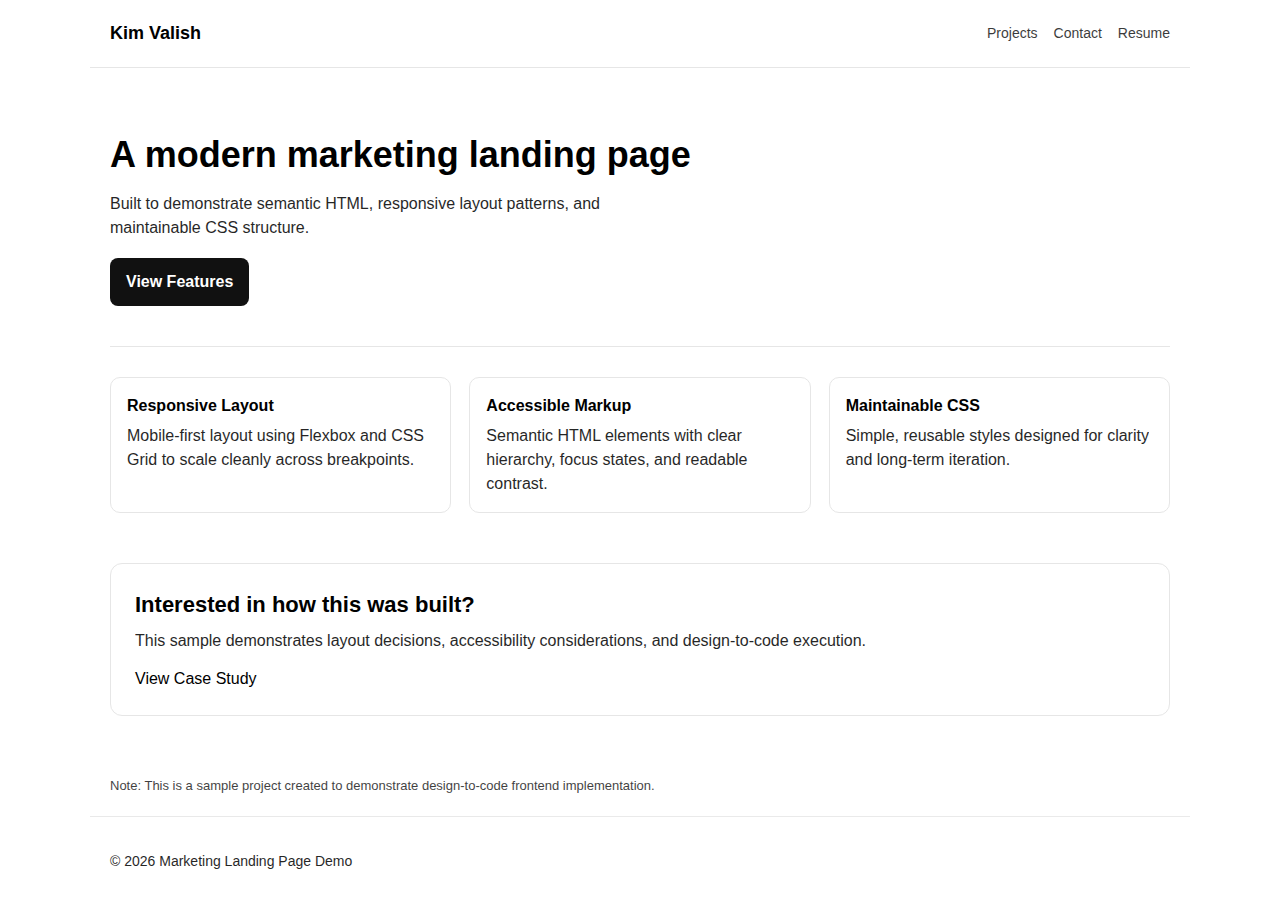
<file: projects/landing-page-sample/index.html>
<!doctype html>
<html lang="en">
  <head>
    <meta charset="UTF-8" />
    <meta name="viewport" content="width=device-width, initial-scale=1" />
    <title>Sample Landing Page</title>
    <link rel="stylesheet" href="../../styles.css" />
    <link rel="stylesheet" href="styles.css" />
  </head>
  <body>

    <header class="top">
      <h1><a href="../../index.html">Kim Valish</a></h1>
      <nav>
        <a href="../../projects.html">Projects</a>
        <a href="../../contact.html">Contact</a>
        <a href="../../resume/Kim_Valish_Frontend_Developer.pdf" target="_blank">Resume</a>
      </nav>
    </header>

    <main>
      <section>
        <h2>A modern marketing landing page</h2>
        <p>Built to demonstrate semantic HTML, responsive layout patterns, and maintainable CSS structure.</p>
        <a class="button" href="#features">View Features</a>
      </section>

     <span id="features" class="scroll-target" aria-hidden="true"></span>
      <section class="features">
        <div class="feature">
          <h3>Responsive Layout</h3>
          <p>Mobile-first layout using Flexbox and CSS Grid to scale cleanly across breakpoints.</p>
        </div>
      
        <div class="feature">
          <h3>Accessible Markup</h3>
          <p>Semantic HTML elements with clear hierarchy, focus states, and readable contrast.</p>
        </div>
      
        <div class="feature">
          <h3>Maintainable CSS</h3>
          <p>Simple, reusable styles designed for clarity and long-term iteration.</p>
        </div>
      </section>

      <section class="cta">
        <h2>Interested in how this was built?</h2>
        <p>This sample demonstrates layout decisions, accessibility considerations, and design-to-code execution.</p>
        <a class="cta-link" href="../../case-landing-page.html">View Case Study</a>
      </section>
      
      
    </main>

    <p class="note">
        Note: This is a sample project created to demonstrate design-to-code frontend implementation.
      </p>
      

    <footer>
      <p>© 2026 Marketing Landing Page Demo</p>
    </footer>

  </body>
</html>
</file>
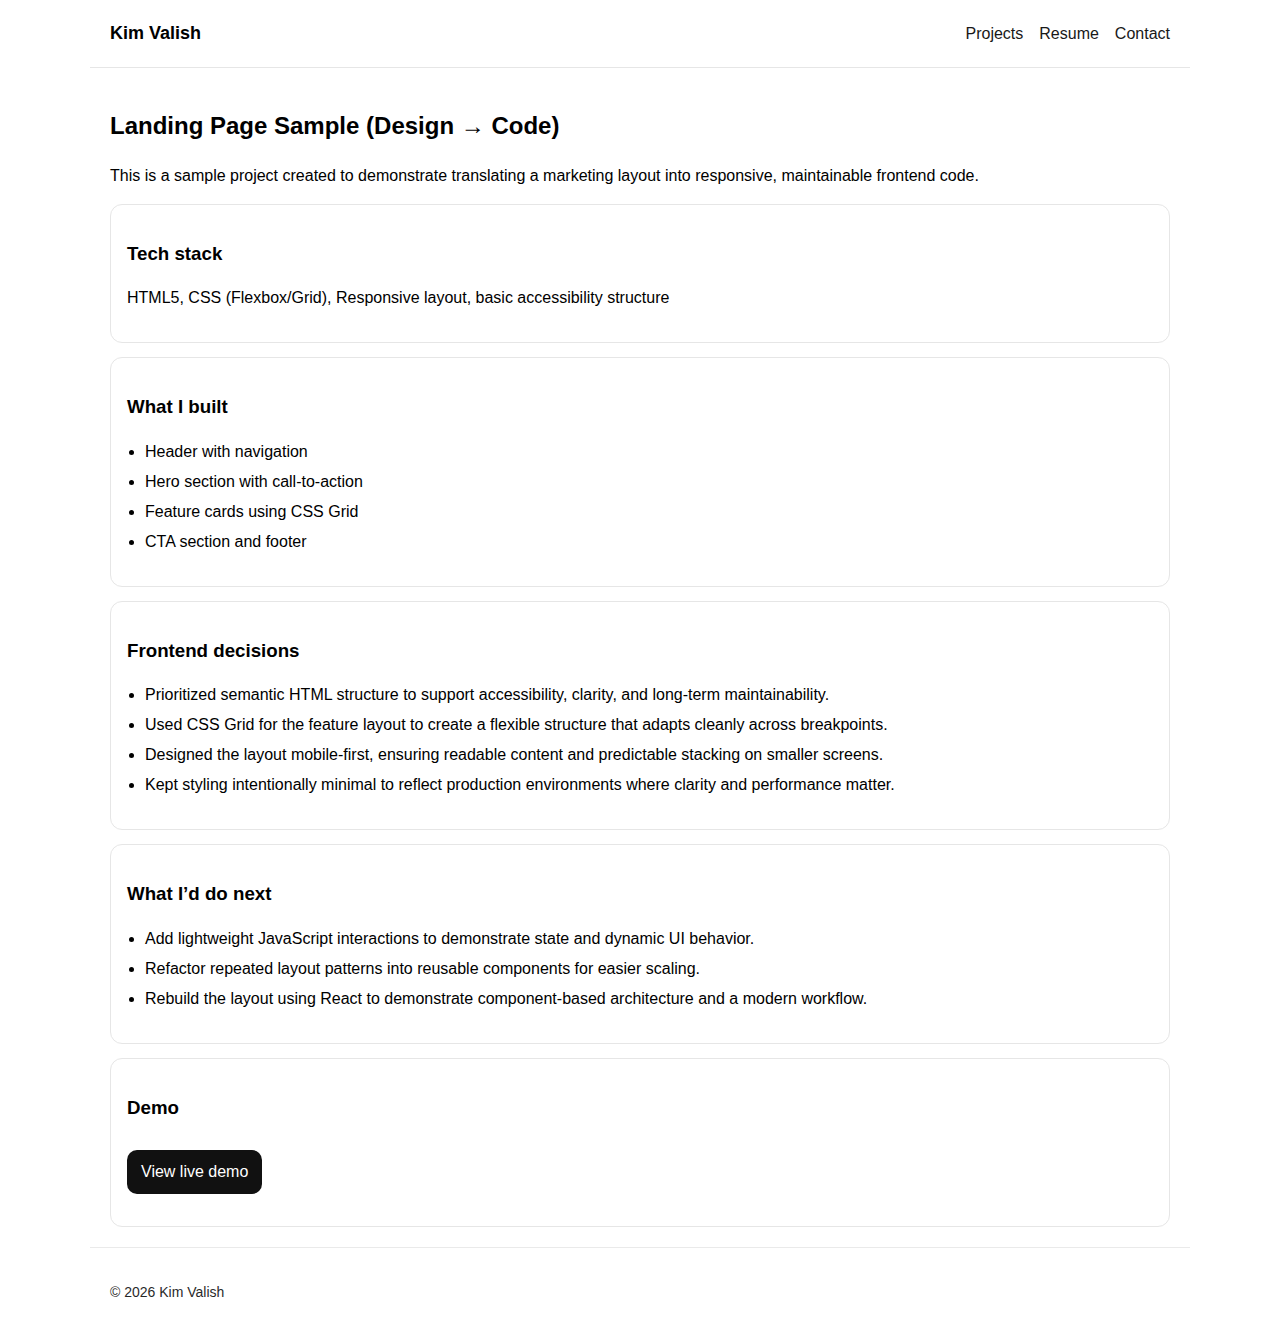
<file: case-landing-page.html>
<!doctype html>
<html lang="en">
  <head>
    <meta charset="UTF-8" />
    <meta name="viewport" content="width=device-width, initial-scale=1" />
    <title>Case Study | Landing Page Sample</title>
    <link rel="stylesheet" href="styles.css" />
  </head>
  <body>
    <header class="top">
      <h1><a href="index.html">Kim Valish</a></h1>
      <nav>
        <a href="projects.html">Projects</a>
        <a href="resume/Kim_Valish_Frontend_Developer.pdf" target="_blank">Resume</a>
        <a href="contact.html">Contact</a>
      </nav>
    </header>

    <main class="wrap">
      <h2>Landing Page Sample (Design → Code)</h2>
      <p>
        This is a sample project created to demonstrate translating a marketing layout into
        responsive, maintainable frontend code.
      </p>

      <div class="card">
        <h3>Tech stack</h3>
        <p>HTML5, CSS (Flexbox/Grid), Responsive layout, basic accessibility structure</p>
      </div>

      <div class="card">
        <h3>What I built</h3>
        <ul>
          <li>Header with navigation</li>
          <li>Hero section with call-to-action</li>
          <li>Feature cards using CSS Grid</li>
          <li>CTA section and footer</li>
        </ul>
      </div>

     <div class="card">
        <h3>Frontend decisions</h3>
        <ul>
          <li>Prioritized semantic HTML structure to support accessibility, clarity, and long-term maintainability.</li>
          <li>Used CSS Grid for the feature layout to create a flexible structure that adapts cleanly across breakpoints.</li>
          <li>Designed the layout mobile-first, ensuring readable content and predictable stacking on smaller screens.</li>
          <li>Kept styling intentionally minimal to reflect production environments where clarity and performance matter.</li>
        </ul>
      </div>

      <div class="card">
        <h3>What I’d do next</h3>
        <ul>
          <li>Add lightweight JavaScript interactions to demonstrate state and dynamic UI behavior.</li>
          <li>Refactor repeated layout patterns into reusable components for easier scaling.</li>
          <li>Rebuild the layout using React to demonstrate component-based architecture and a modern workflow.</li>
        </ul>
      </div>
      
      <div class="card">
        <h3>Demo</h3>
        <p>
          <a class="btn" href="projects/landing-page-sample/index.html">View live demo</a>
        </p>
      </div>
    </main>

    <footer class="wrap foot">
      <p>© 2026 Kim Valish</p>
    </footer>
  </body>
</html>
</file>
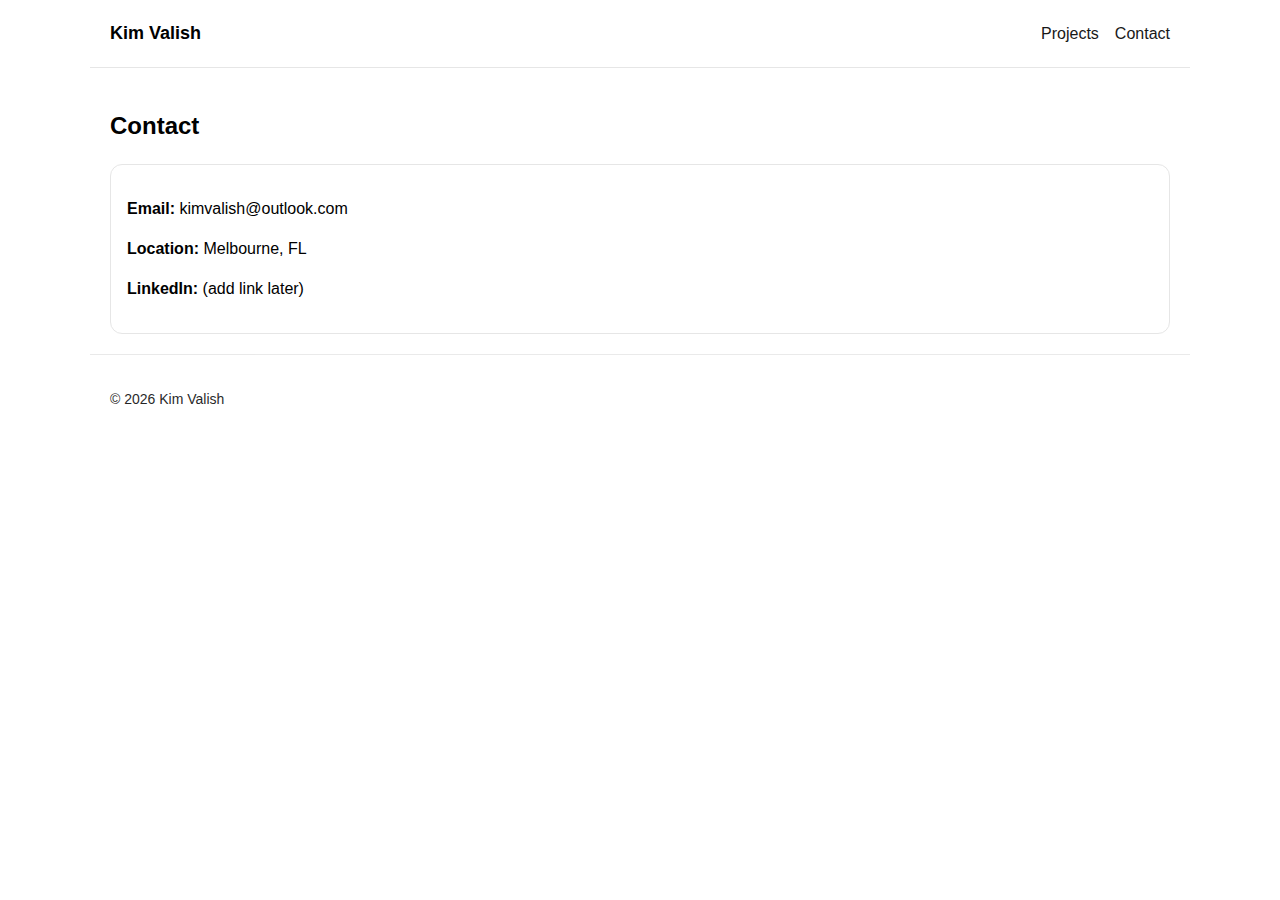
<file: contact.html>
<!doctype html>
<html lang="en">
  <head>
    <meta charset="UTF-8" />
    <meta name="viewport" content="width=device-width, initial-scale=1" />
    <title>Contact | Kim Valish</title>
    <link rel="stylesheet" href="styles.css" />
  </head>
  <body>
    <header class="top">
      <h1><a href="index.html">Kim Valish</a></h1>
      <nav>
        <a href="projects.html">Projects</a>
        <a href="contact.html">Contact</a>
      </nav>
    </header>

    <main class="wrap">
      <h2>Contact</h2>
      <div class="card">
        <p><strong>Email:</strong> kimvalish@outlook.com</p>
        <p><strong>Location:</strong> Melbourne, FL</p>
        <p>
          <strong>LinkedIn:</strong>
          <span>(add link later)</span>
        </p>
      </div>
    </main>

    <footer class="wrap foot">
      <p>© 2026 Kim Valish</p>
    </footer>
  </body>
</html>
</file>
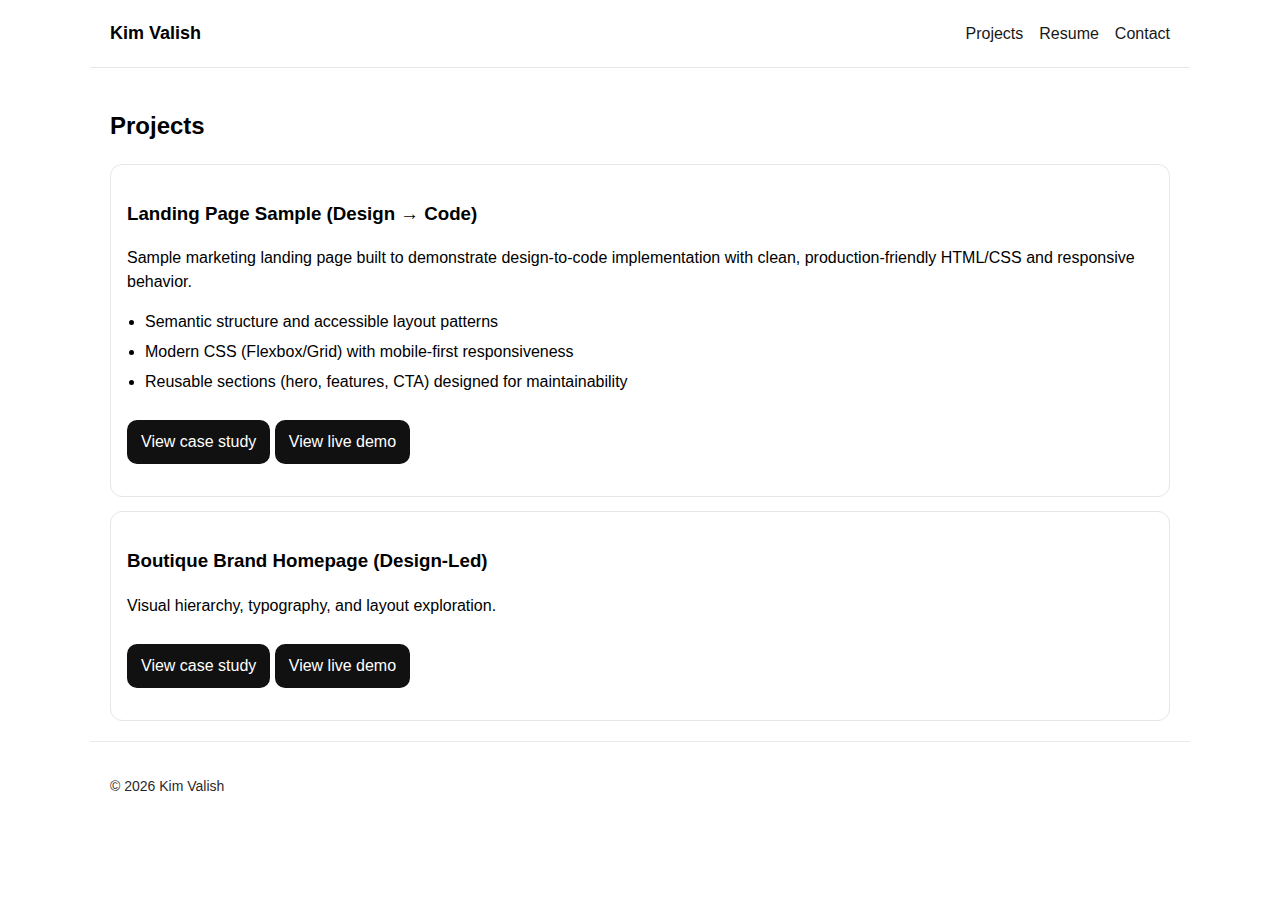
<file: projects.html>
<!doctype html>
<html lang="en">
  <head>
    <meta charset="UTF-8" />
    <meta name="viewport" content="width=device-width, initial-scale=1" />
    <title>Projects | Kim Valish</title>
    <link rel="stylesheet" href="styles.css" />
  </head>
  <body>
    <header class="top">
      <h1><a href="index.html">Kim Valish</a></h1>
      <nav>
        <a href="projects.html">Projects</a>
        <a href="resume/Kim_Valish_Frontend_Developer.pdf" target="_blank">Resume</a>
        <a href="contact.html">Contact</a>
      </nav>
    </header>

    <main class="wrap">
      <h2>Projects</h2>

      <div class="card">
        <h3>Landing Page Sample (Design → Code)</h3>
        <p>
          Sample marketing landing page built to demonstrate design-to-code implementation with clean, production-friendly HTML/CSS and responsive behavior.
        </p>
        
        <ul>
          <li>Semantic structure and accessible layout patterns</li>
          <li>Modern CSS (Flexbox/Grid) with mobile-first responsiveness</li>
          <li>Reusable sections (hero, features, CTA) designed for maintainability</li>
        </ul>
        
        <p>
          <a class="btn" href="case-landing-page.html">View case study</a>
          <a class="btn" href="projects/landing-page-sample/index.html">View live demo</a>
        </p>

      </div>

      <div class="card">
        <h3>Boutique Brand Homepage (Design-Led)</h3>
        <p>
          Visual hierarchy, typography, and layout exploration.
        </p>
        
        <!--<ul>
          <li>Semantic structure and accessible layout patterns</li>
          <li>Modern CSS (Flexbox/Grid) with mobile-first responsiveness</li>
          <li>Reusable sections (hero, features, CTA) designed for maintainability</li>
        </ul>-->
        
        <p>
          <a class="btn" href="case-landing-page.html">View case study</a>
          <a class="btn" href="projects/landing-page-sample/index.html">View live demo</a>
        </p>

      </div>
    </main>

    <footer class="wrap foot">
      <p>© 2026 Kim Valish</p>
    </footer>
  </body>
</html>
</file>
<file: styles.css>
* { box-sizing: border-box; }
body { margin: 0; font-family: Arial, Helvetica, sans-serif; line-height: 1.5; }

a { color: inherit; text-decoration: none; }
ul { padding-left: 18px; }
li { margin: 6px 0; }


.top {
  max-width: 1100px;
  margin: 0 auto;
  padding: 20px;
  display: flex;
  align-items: center;
  justify-content: space-between;
  gap: 16px;
  border-bottom: 1px solid #e6e6e6;
}

.top h1 { margin: 0; font-size: 18px; }
.top nav { display: flex; gap: 16px; opacity: 0.9; }

.wrap { max-width: 1100px; margin: 0 auto; padding: 20px; }

.card {
  border: 1px solid #e6e6e6;
  border-radius: 12px;
  padding: 16px;
  margin-top: 14px;
}

.btn {
  display: inline-block;
  padding: 10px 14px;
  border-radius: 10px;
  background: #111;
  color: #fff;
  margin-top: 10px;
}

.actions { margin-top: 16px; }

.foot { border-top: 1px solid #e6e6e6; opacity: 0.85; font-size: 14px; }

@media (max-width: 800px) {
  .top { flex-direction: column; align-items: flex-start; }
}
</file>
<file: projects/landing-page-sample/styles.css>
/* ===== Base ===== */
* { box-sizing: border-box; }
html { scroll-behavior: smooth; }
body {
  margin: 0;
  font-family: Arial, Helvetica, sans-serif;
  line-height: 1.5;
}

a { text-decoration: none; color: inherit; }

a.button,
a.button:visited {
  display: inline-block;
  padding: 12px 16px;
  background: #111;
  color: #fff;
  border-radius: 8px;
  font-weight: 600;
}

a.button:hover { opacity: 0.9; }
a.button:active { transform: translateY(1px); }
a.button:focus-visible {
  outline: 2px solid #000;
  outline-offset: 3px;
}

/* ===== Layout ===== */
header, main, footer {
  max-width: 1100px;
  margin: 0 auto;
  padding: 20px;
}

/* ===== Header ===== */
header.top {
  display: flex;
  align-items: center;
  justify-content: space-between;
  gap: 16px;
  border-bottom: 1px solid #e6e6e6;
}

header.top h1 {
  font-size: 18px;
  margin: 0;
}

header.top nav {
  display: flex;
  gap: 16px;
}

header.top nav a {
  font-size: 14px;
  opacity: 0.85;
}

header.top nav a:hover { opacity: 1; }

/* ===== Hero ===== */
main > section:first-of-type { padding: 40px 0; }

main > section:first-of-type h2 {
  font-size: 36px;
  margin: 0 0 10px;
}

main > section:first-of-type p {
  max-width: 60ch;
  margin: 0 0 18px;
  opacity: 0.85;
}

/* ===== Features ===== */
.features {
  display: grid;
  grid-template-columns: repeat(3, 1fr);
  gap: 18px;
  padding: 30px 0 40px;
  border-top: 1px solid #e6e6e6;
}

.feature {
  border: 1px solid #e6e6e6;
  border-radius: 10px;
  padding: 16px;
}

.feature h3 { margin: 0 0 6px; font-size: 16px; }
.feature p { margin: 0; opacity: 0.85; }

/* ===== CTA ===== */
.cta {
  margin: 10px 0 40px;
  padding: 24px;
  border: 1px solid #e6e6e6;
  border-radius: 12px;
}

.cta h2 {
  margin: 0 0 8px;
  font-size: 22px;
}

.cta p {
  margin: 0 0 14px;
  opacity: 0.85;
}

/* Note under the demo */
.note {
  max-width: 1100px;
  margin: 0 auto 20px;
  padding: 0 20px;
  font-size: 13px;
  opacity: 0.75;
}

/* ===== Footer ===== */
footer {
  border-top: 1px solid #e6e6e6;
  opacity: 0.85;
  font-size: 14px;
}

/* ===== Responsive ===== */
@media (max-width: 800px) {
  header.top {
    flex-direction: column;
    align-items: flex-start;
  }

  .features { grid-template-columns: 1fr; }

  main > section:first-of-type h2 { font-size: 28px; }
}
</file>
